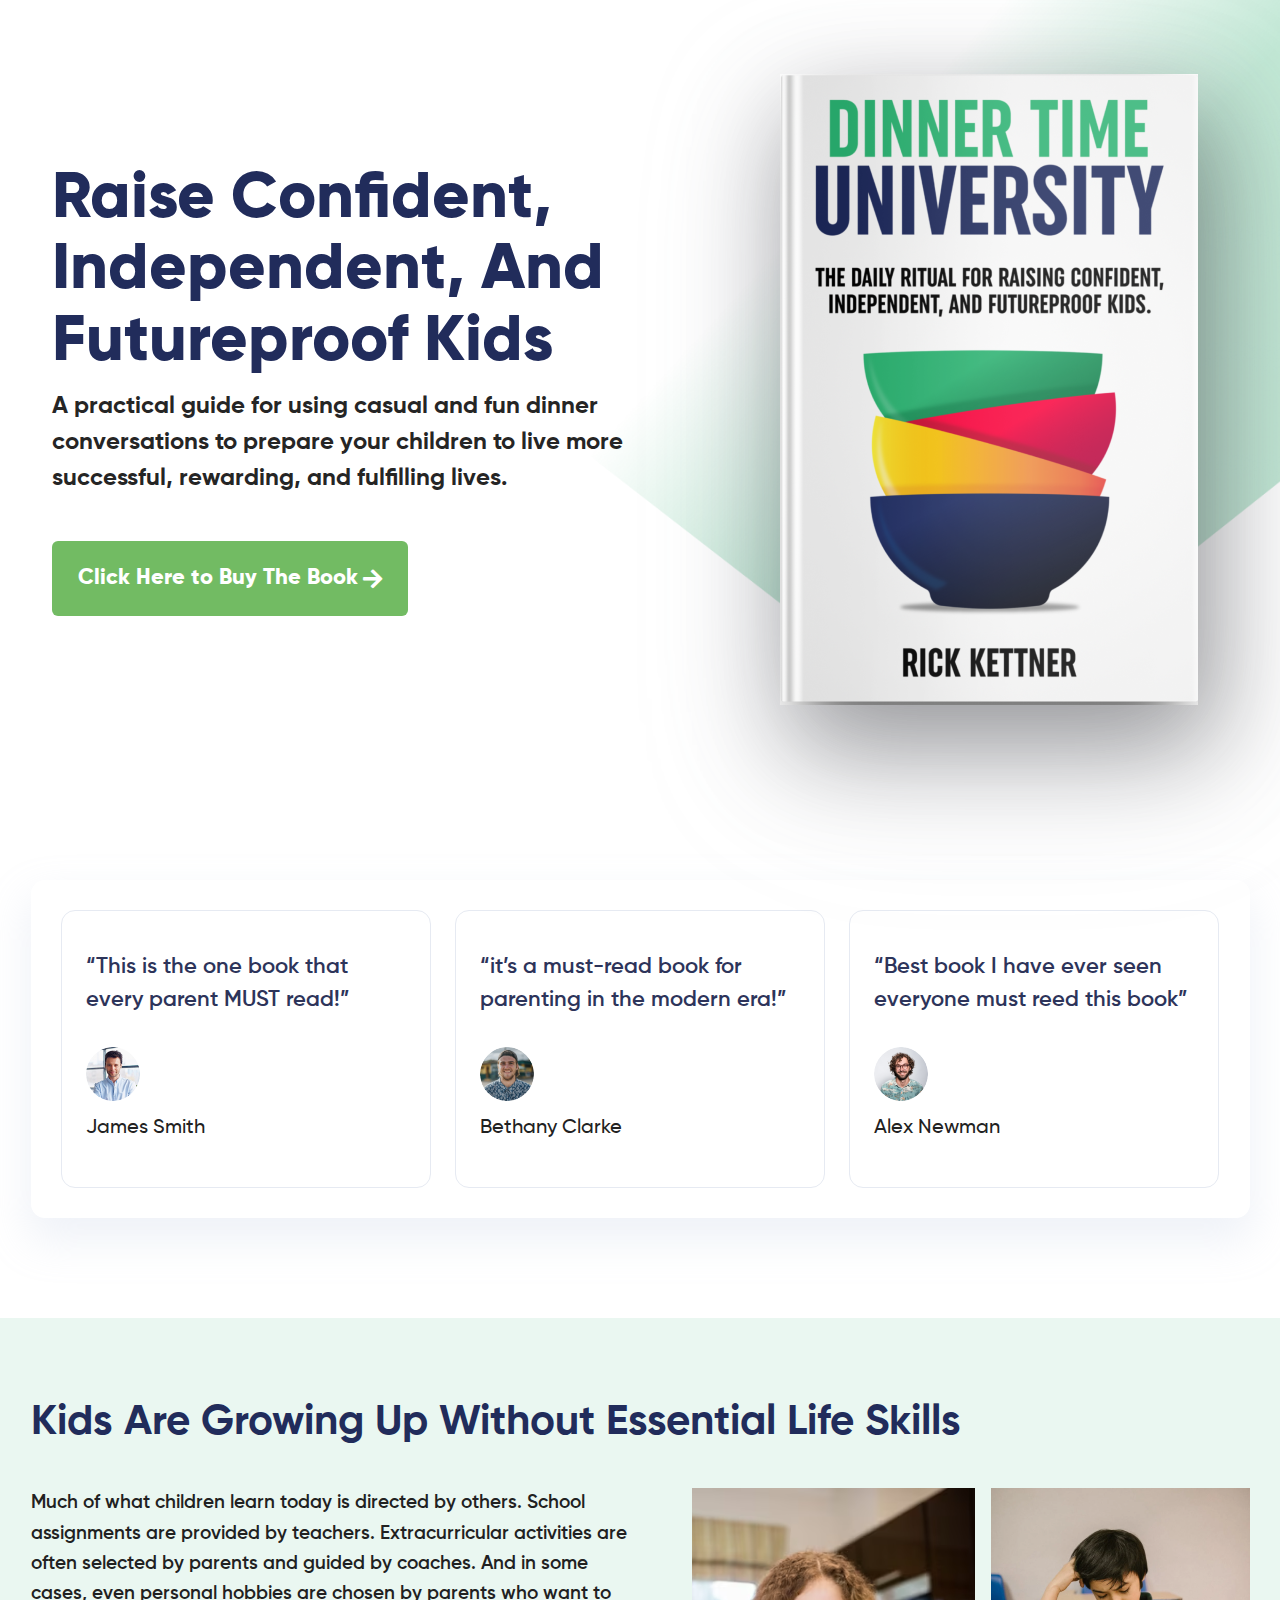
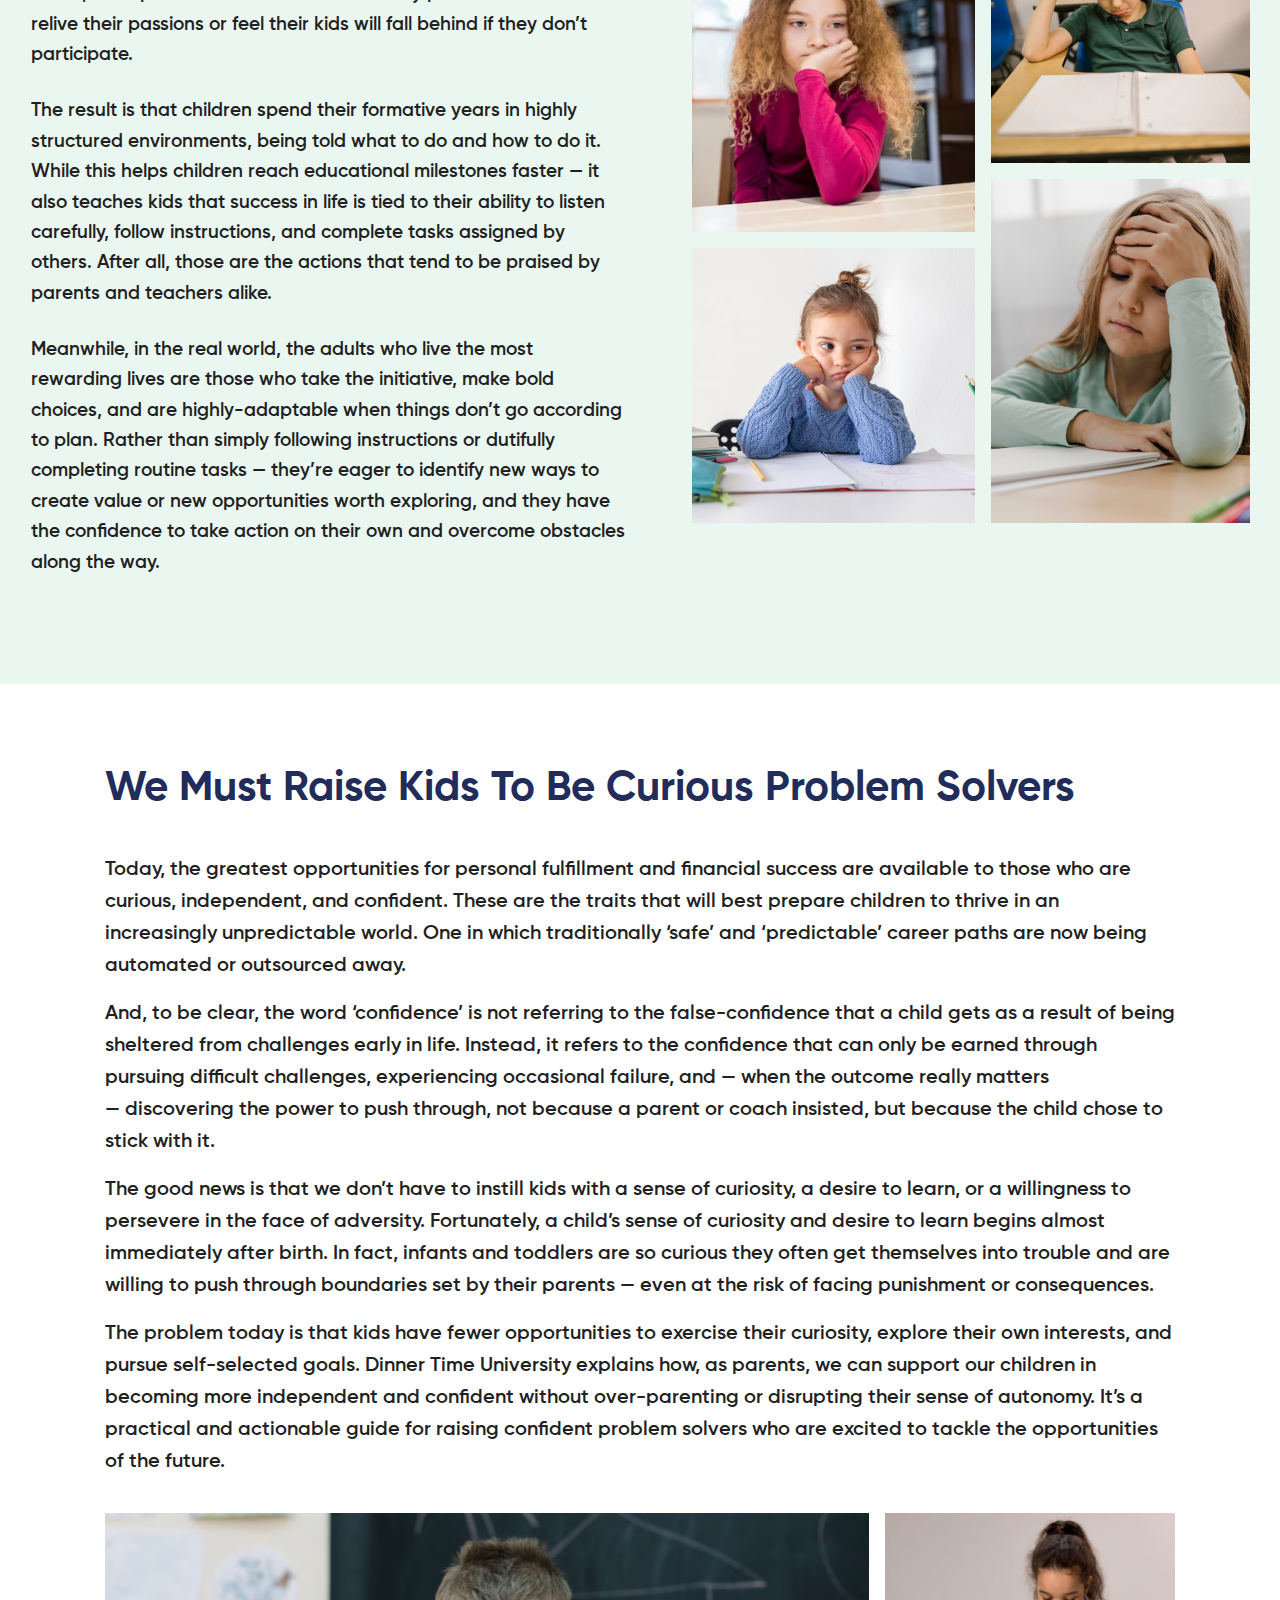
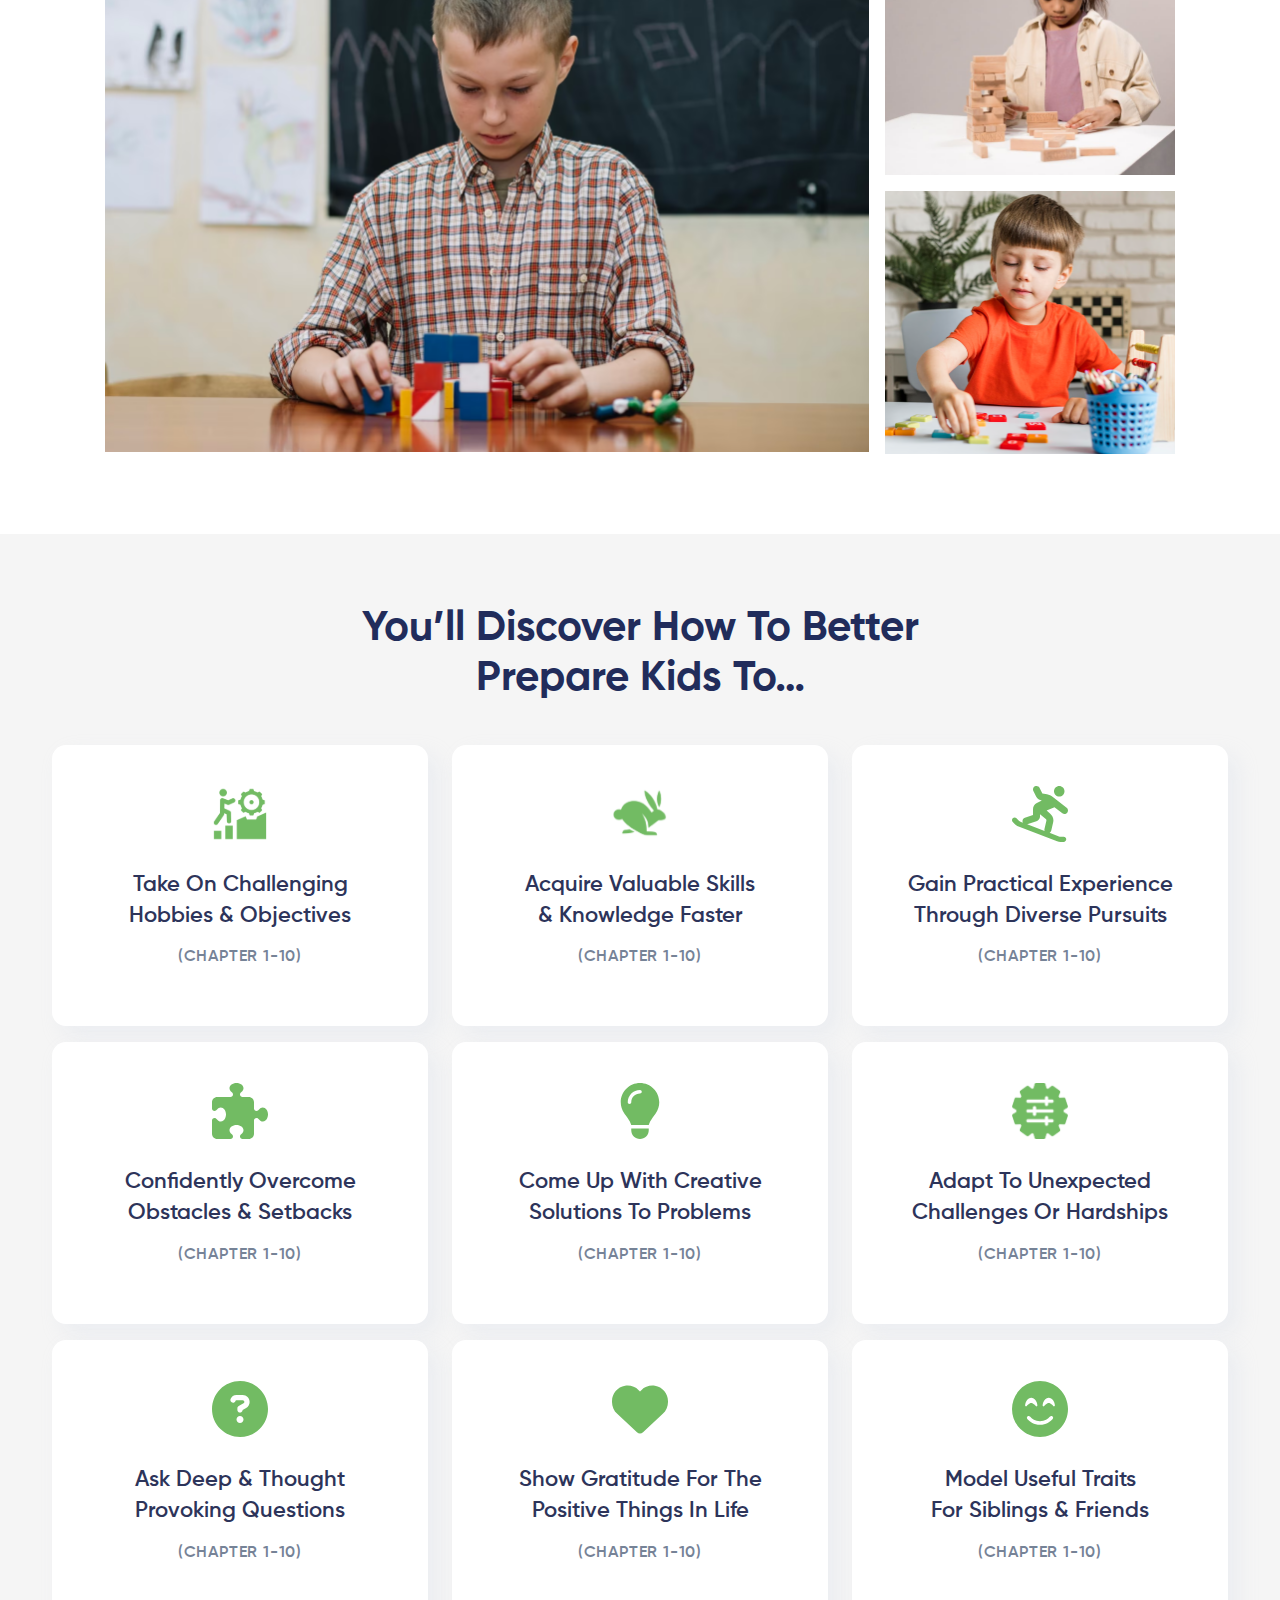
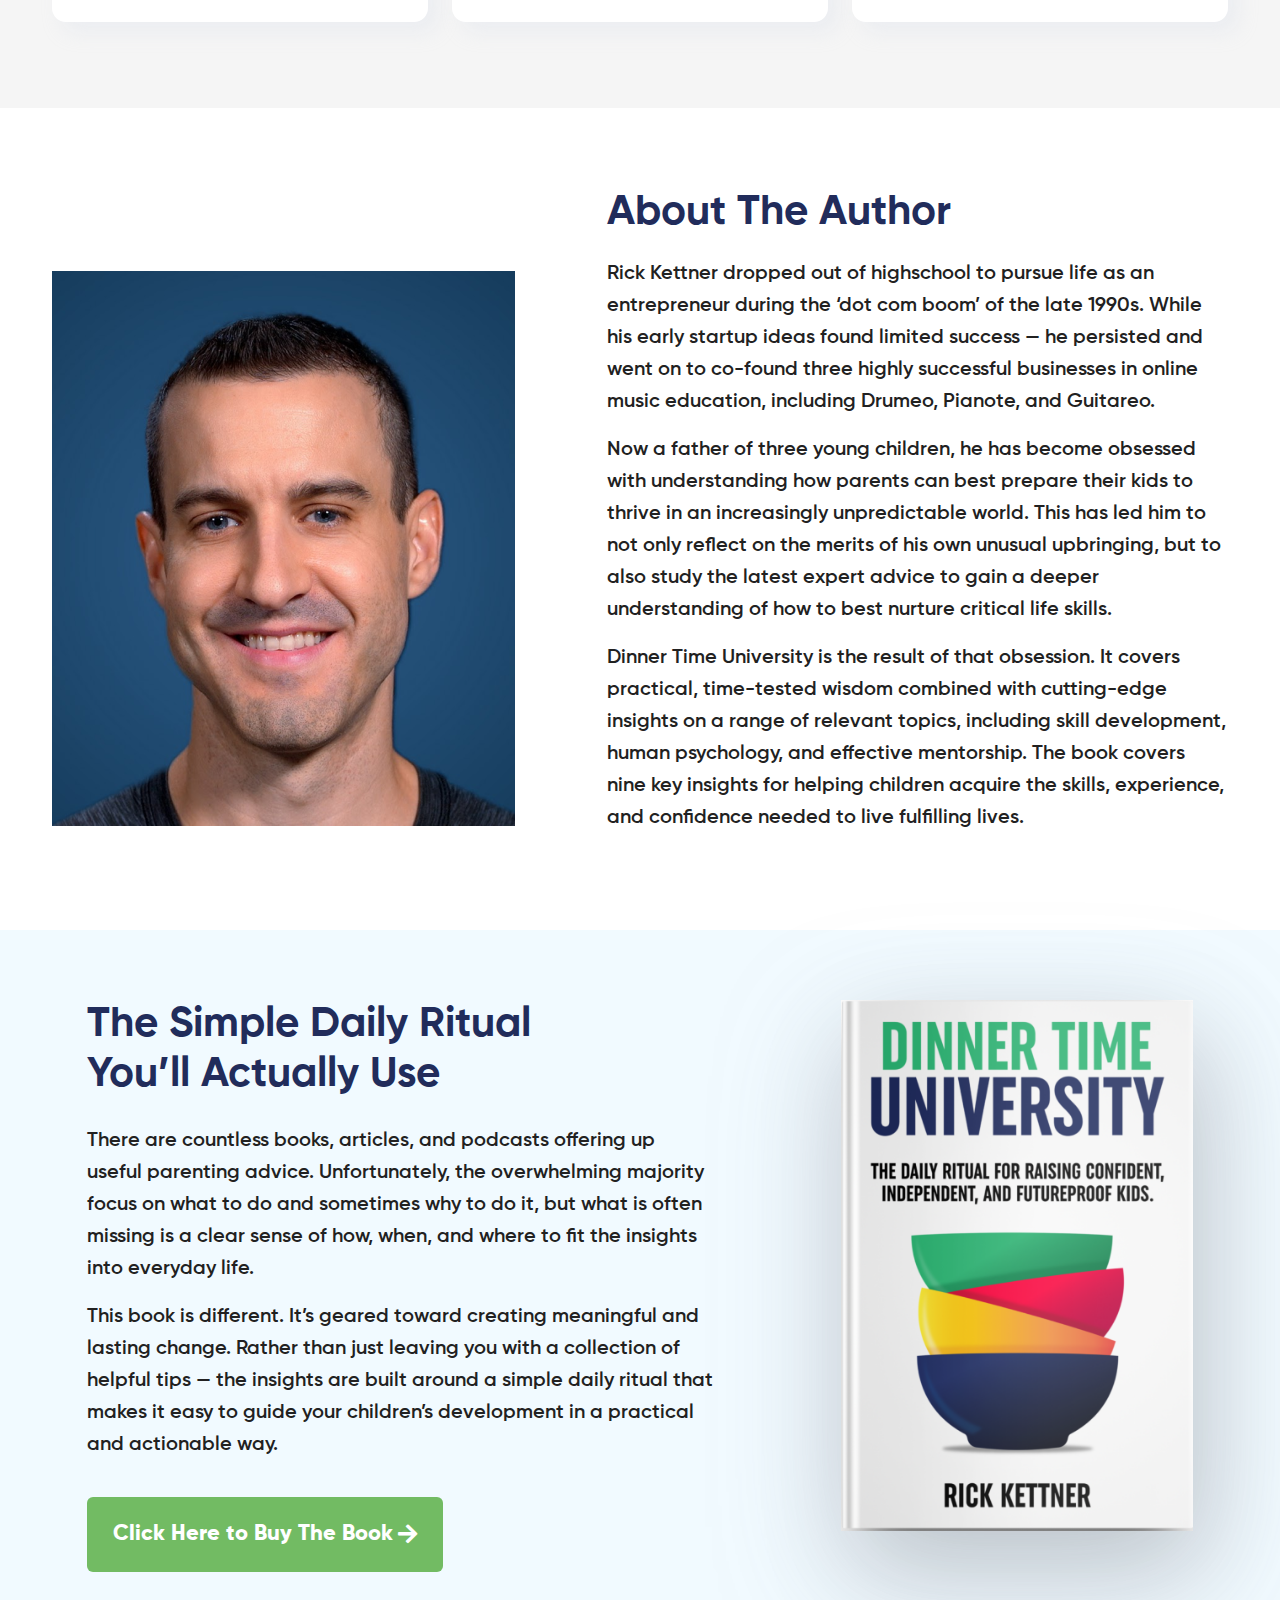
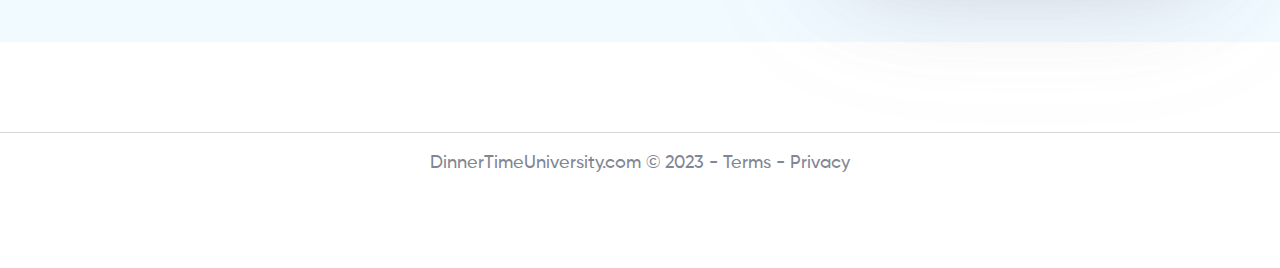
<file: index.html>
<!DOCTYPE html>
<html lang="en">
  <head>
    <!-- Required meta tags -->
    <meta charset="utf-8" />
    <meta name="viewport" content="width=device-width, initial-scale=1" />

    <!-- Bootstrap CSS -->
    <link href="assets/css/bootstrap.min.css" rel="stylesheet" />
    <link href="assets/css/all.min.css" rel="stylesheet" />
    <link href="assets/css/fontawesome.css" rel="stylesheet" />
    <link href="assets/css/owl.carousel.min.css" rel="stylesheet" />
    <link href="assets/css/aos.css" rel="stylesheet" />
    <link href="assets/css/venobox.min.css" rel="stylesheet" />
    <link href="assets/css/style.css" rel="stylesheet" />
    <link href="assets/css/responsive.css" rel="stylesheet" />

    <title>Dinner Time</title>
  </head>

  <body>
    <!--------- Main area start --------->
    <main class="main">
      <!--------- Hero Section start --------->
      <section
        class="hero_section d-flex align-items-center justify-content-center"
      >
        <div class="hero_section-bg">
          <img src="assets/img/hero_bg.png" alt="" />
        </div>
        <div class="container">
          <div class="row align-items-center justify-content-center">
            <div class="col-12 col-lg-6 order-2 order-lg-1">
              <div class="hero_section-right">
                <h1>Raise Confident, Independent, And Futureproof Kids</h1>
                <p>
                  A practical guide for using casual and fun dinner
                  conversations to prepare your children to live more
                  successful, rewarding, and fulfilling lives.
                </p>
                <a href="#" class="link-btn"
                  >Click Here to Buy The Book
                  <i class="fa fa-arrow-right" aria-hidden="true"></i>
                </a>
              </div>
            </div>
            <div class="col-12 col-lg-6 order-1 order-lg-2">
              <div class="hero_section-left">
                <img src="assets/img/hero_thum.png" alt="" />
              </div>
            </div>
          </div>
        </div>
      </section>
      <!--------- Hero Section end --------->

      <!--------- Review Section start --------->

      <section class="review_section">
        <div class="lg-container">
          <div class="review_wrapper">
            <div class="row">
              <div class="col-12 col-md-6 col-lg-4">
                <div class="single_review">
                  <h4>“This is the one book that every parent MUST read!”</h4>
                  <div class="">
                    <img src="assets/img/review-1.png" alt="" />
                    <p>James Smith</p>
                  </div>
                </div>
              </div>
              <div class="col-12 col-md-6 col-lg-4">
                <div class="single_review">
                  <h4>
                    “it’s a must-read book for parenting in the modern era!”
                  </h4>
                  <div class="">
                    <img src="assets/img/review-3.png" alt="" />
                    <p>Bethany Clarke</p>
                  </div>
                </div>
              </div>
              <div class="col-12 col-md-6 col-lg-4">
                <div class="single_review mb-0">
                  <h4>
                    “Best book I have ever seen everyone must reed this book”
                  </h4>
                  <div class="">
                    <img src="assets/img/review-2.png" alt="" />
                    <p>Alex Newman</p>
                  </div>
                </div>
              </div>
            </div>
          </div>
        </div>
      </section>

      <!--------- Review Section end --------->

      <!-- --------- Skills Section start ---------  -->

      <section class="skills_section">
        <div class="lg-container">
          <h2 class="section-title">
            Kids Are Growing Up Without Essential Life Skills
          </h2>

          <div class="row">
            <div class="col-12 col-lg-6">
              <div class="skills_section-left">
                <p>
                  Much of what children learn today is directed by others.
                  School assignments are provided by teachers. Extracurricular
                  activities are often selected by parents and guided by
                  coaches. And in some cases, even personal hobbies are chosen
                  by parents who want to relive their passions or feel their
                  kids will fall behind if they don’t participate.
                </p>
                <p>
                  The result is that children spend their formative years in
                  highly structured environments, being told what to do and how
                  to do it. While this helps children reach educational
                  milestones faster — it also teaches kids that success in life
                  is tied to their ability to listen carefully, follow
                  instructions, and complete tasks assigned by others. After
                  all, those are the actions that tend to be praised by parents
                  and teachers alike.
                </p>
                <p>
                  Meanwhile, in the real world, the adults who live the most
                  rewarding lives are those who take the initiative, make bold
                  choices, and are highly-adaptable when things don’t go
                  according to plan. Rather than simply following instructions
                  or dutifully completing routine tasks — they’re eager to
                  identify new ways to create value or new opportunities worth
                  exploring, and they have the confidence to take action on
                  their own and overcome obstacles along the way.
                </p>
              </div>
            </div>
            <div class="col-12 col-lg-6">
              <div class="skills_section-right">
                <div class="photo-box">
                  <div class="img-column">
                    <div class="photo">
                      <img src="assets/img/skill-kid-1.png" alt="Image 1" />
                    </div>
                    <div class="photo">
                      <img src="assets/img/skill-kid-3.png" alt="Image 3" />
                    </div>
                  </div>

                  <div class="img-column">
                    <div class="photo">
                      <img src="assets/img/skill-kid-2.png" alt="Image 2" />
                    </div>

                    <div class="photo">
                      <img src="assets/img/skill-kid-4.png" alt="Image 4" />
                    </div>
                  </div>
                </div>
              </div>
            </div>
          </div>
        </div>
      </section>
      <!-- --------- Skills Section end ---------  -->

      <!-- --------- Solver Section start ---------  -->
      <section class="solver_section">
        <div class="sm-container">
          <h2 class="section-title">
            We Must Raise Kids To Be Curious Problem Solvers
          </h2>
          <div class="solver_section-description">
            <p>
              Today, the greatest opportunities for personal fulfillment and
              financial success are available to those who are curious,
              independent, and confident. These are the traits that will best
              prepare children to thrive in an increasingly unpredictable world.
              One in which traditionally ‘safe’ and ‘predictable’ career paths
              are now being automated or outsourced away.
            </p>
            <p>
              And, to be clear, the word ‘confidence’ is not referring to the
              false-confidence that a child gets as a result of being sheltered
              from challenges early in life. Instead, it refers to the
              confidence that can only be earned through pursuing difficult
              challenges, experiencing occasional failure, and — when the
              outcome really matters — discovering the power to push through,
              not because a parent or coach insisted, but because the child
              chose to stick with it.
            </p>
            <p>
              The good news is that we don’t have to instill kids with a sense
              of curiosity, a desire to learn, or a willingness to persevere in
              the face of adversity. Fortunately, a child’s sense of curiosity
              and desire to learn begins almost immediately after birth. In
              fact, infants and toddlers are so curious they often get
              themselves into trouble and are willing to push through boundaries
              set by their parents — even at the risk of facing punishment or
              consequences.
            </p>
            <p>
              The problem today is that kids have fewer opportunities to
              exercise their curiosity, explore their own interests, and pursue
              self-selected goals. Dinner Time University explains how, as
              parents, we can support our children in becoming more independent
              and confident without over-parenting or disrupting their sense of
              autonomy. It’s a practical and actionable guide for raising
              confident problem solvers who are excited to tackle the
              opportunities of the future.
            </p>
          </div>

          <div class="solver_section-photo-gallery">
            <div class="img-column">
              <div class="photo">
                <img src="assets/img/solver-1.png" alt="Image 1" />
              </div>
            </div>

            <div class="img-column">
              <div class="photo">
                <img src="assets/img/solver-2.png" alt="Image 2" />
              </div>

              <div class="photo">
                <img src="assets/img/solver-3.png" alt="Image 4" />
              </div>
            </div>
          </div>
        </div>
      </section>

      <!-- --------- Solver Section end ---------  -->

      <!-- --------- discover Section start ---------  -->

      <section class="discover_section">
        <div class="container">
          <h2 class="section-title text-center">
            You’ll Discover How To Better <br />
            Prepare Kids To…
          </h2>
          <div class="row">
            <div class="col-12 col-md-6 col-lg-4">
              <div class="single_card">
                <div class="icon">
                  <img src="assets/img/icons/icon-1.svg" alt="" />
                </div>
                <h4>
                  Take On Challenging <br />
                  Hobbies & Objectives
                </h4>
                <p>(Chapter 1-10)</p>
              </div>
            </div>
            <div class="col-12 col-md-6 col-lg-4">
              <div class="single_card">
                <div class="icon">
                  <img src="assets/img/icons/icon-2.svg" alt="" />
                </div>
                <h4>
                  Acquire Valuable Skills <br />
                  & Knowledge Faster
                </h4>
                <p>(Chapter 1-10)</p>
              </div>
            </div>
            <div class="col-12 col-md-6 col-lg-4">
              <div class="single_card">
                <div class="icon">
                  <img src="assets/img/icons/icon-3.svg" alt="" />
                </div>
                <h4>
                  Gain Practical Experience <br />
                  Through Diverse Pursuits
                </h4>
                <p>(Chapter 1-10)</p>
              </div>
            </div>
            <div class="col-12 col-md-6 col-lg-4">
              <div class="single_card">
                <div class="icon">
                  <img src="assets/img/icons/icon-4.svg" alt="" />
                </div>
                <h4>
                  Confidently Overcome <br />
                  Obstacles & Setbacks
                </h4>
                <p>(Chapter 1-10)</p>
              </div>
            </div>
            <div class="col-12 col-md-6 col-lg-4">
              <div class="single_card">
                <div class="icon">
                  <img src="assets/img/icons/icon-5.svg" alt="" />
                </div>
                <h4>
                  Come Up With Creative <br />
                  Solutions To Problems
                </h4>
                <p>(Chapter 1-10)</p>
              </div>
            </div>
            <div class="col-12 col-md-6 col-lg-4">
              <div class="single_card">
                <div class="icon">
                  <img src="assets/img/icons/icon-6.svg" alt="" />
                </div>
                <h4>
                  Adapt To Unexpected <br />
                  Challenges Or Hardships
                </h4>
                <p>(Chapter 1-10)</p>
              </div>
            </div>
            <div class="col-12 col-md-6 col-lg-4">
              <div class="single_card">
                <div class="icon">
                  <img src="assets/img/icons/icon-7.svg" alt="" />
                </div>
                <h4>
                  Ask Deep & Thought <br />
                  Provoking Questions
                </h4>
                <p>(Chapter 1-10)</p>
              </div>
            </div>
            <div class="col-12 col-md-6 col-lg-4">
              <div class="single_card">
                <div class="icon">
                  <img src="assets/img/icons/icon-8.svg" alt="" />
                </div>
                <h4>
                  Show Gratitude For The <br />
                  Positive Things In Life
                </h4>
                <p>(Chapter 1-10)</p>
              </div>
            </div>
            <div class="col-12 col-md-6 col-lg-4">
              <div class="single_card mb-0">
                <div class="icon">
                  <img src="assets/img/icons/icon-9.svg" alt="" />
                </div>
                <h4>
                  Model Useful Traits <br />
                  For Siblings & Friends
                </h4>
                <p>(Chapter 1-10)</p>
              </div>
            </div>
          </div>
        </div>
      </section>

      <!-- --------- discover Section end ---------  -->

      <!-- --------- About Section start --------- -->

      <section class="about_section">
        <div class="container">
          <div class="row">
            <div class="col-12 col-md-6 col-lg-5">
              <div class="author_img">
                <img src="assets/img/Author.png" alt="" />
              </div>
            </div>
            <div class="col-12 col-md-6 col-lg-7">
              <div class="about_author">
                <h2 class="section-title">About The Author</h2>
                <div class="about_author-description">
                  <p>
                    Rick Kettner dropped out of highschool to pursue life as an
                    entrepreneur during the ‘dot com boom’ of the late 1990s.
                    While his early startup ideas found limited success — he
                    persisted and went on to co-found three highly successful
                    businesses in online music education, including Drumeo,
                    Pianote, and Guitareo.
                  </p>
                  <p>
                    Now a father of three young children, he has become obsessed
                    with understanding how parents can best prepare their kids
                    to thrive in an increasingly unpredictable world. This has
                    led him to not only reflect on the merits of his own unusual
                    upbringing, but to also study the latest expert advice to
                    gain a deeper understanding of how to best nurture critical
                    life skills.
                  </p>
                  <p>
                    Dinner Time University is the result of that obsession. It
                    covers practical, time-tested wisdom combined with
                    cutting-edge insights on a range of relevant topics,
                    including skill development, human psychology, and effective
                    mentorship. The book covers nine key insights for helping
                    children acquire the skills, experience, and confidence
                    needed to live fulfilling lives.
                  </p>
                </div>
              </div>
            </div>
          </div>
        </div>
      </section>
      <!-- --------- About Section end --------- -->

      <!-- --------- Use Section start --------- -->

      <section class="use_section">
        <div class="container">
          <div class="row">
            <div class="col-12 col-md-7 col-lg-7 order-2 order-lg-1">
              <div class="use_section-left">
                <h2 class="section-title">
                  The Simple Daily Ritual <br />
                  You’ll Actually Use
                </h2>
                <div class="use_section-description">
                  <p>
                    There are countless books, articles, and podcasts offering
                    up useful parenting advice. Unfortunately, the overwhelming
                    majority focus on what to do and sometimes why to do it,
                    but what is often missing is a clear sense of how, when, and
                    where to fit the insights into everyday life.
                  </p>
                  <p>
                    This book is different. It’s geared toward creating
                    meaningful and lasting change. Rather than just leaving you
                    with a collection of helpful tips — the insights are built
                    around a simple daily ritual that makes it easy to guide
                    your children’s development in a practical and actionable
                    way.
                  </p>
                </div>
                <a href="#" class="link-btn"
                  >Click Here to Buy The Book
                  <i class="fa fa-arrow-right" aria-hidden="true"></i>
                </a>
              </div>
            </div>
            <div class="col-12 col-md-5 col-lg-5 order-1 order-lg-2">
              <div class="use_section-img">
                <img src="assets/img/hero_thum.png" alt="" />
              </div>
            </div>
          </div>
        </div>
      </section>
      <!-- --------- Use Section end --------- -->
    </main>
    <!--------- Main area end --------->

    <!--------- Footer area start --------->
    <footer>
      <hr />
      <p>DinnerTimeUniversity.com © 2023 - <a href="#">Terms - Privacy</a></p>
    </footer>
    <!--------- Footer area end --------->

    <script src="assets/js/jquery.min.js"></script>
    <script src="assets/js/bootstrap.min.js"></script>
    <script src="assets/js/popper.js"></script>
    <script src="assets/js/owl.carousel.min.js"></script>
    <script src="assets/js/aos.js"></script>
    <script src="assets/js/venobox.min.js"></script>
    <script src="assets/js/main.js"></script>
    <script></script>
  </body>
</html>
</file>
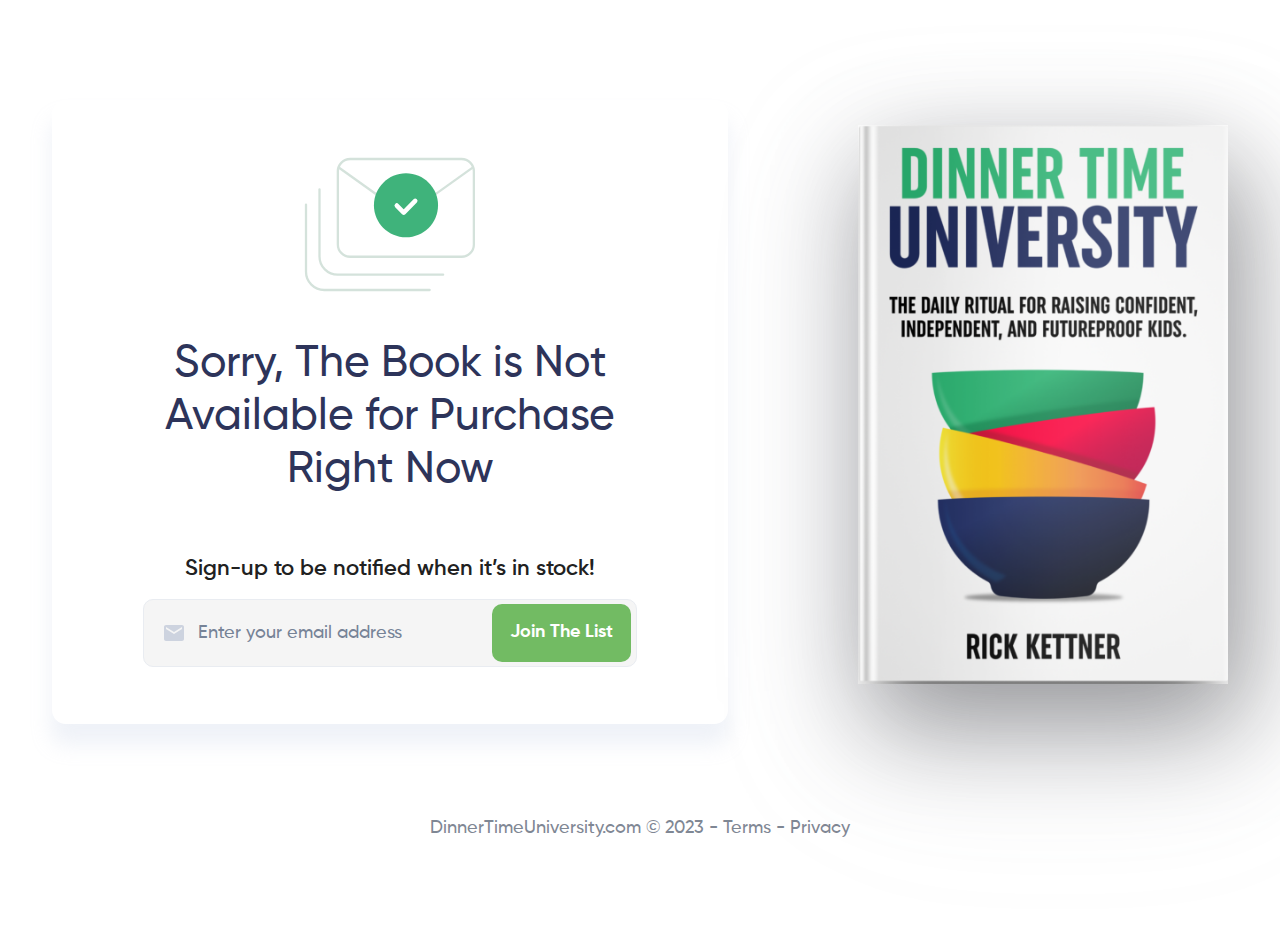
<file: emailSignup.html>
<!DOCTYPE html>
<html lang="en">
  <head>
    <!-- Required meta tags -->
    <meta charset="utf-8" />
    <meta name="viewport" content="width=device-width, initial-scale=1" />

    <!-- Bootstrap CSS -->
    <link href="assets/css/bootstrap.min.css" rel="stylesheet" />
    <link href="assets/css/all.min.css" rel="stylesheet" />
    <link href="assets/css/fontawesome.css" rel="stylesheet" />
    <link href="assets/css/owl.carousel.min.css" rel="stylesheet" />
    <link href="assets/css/aos.css" rel="stylesheet" />
    <link href="assets/css/venobox.min.css" rel="stylesheet" />
    <link href="assets/css/style.css" rel="stylesheet" />
    <link href="assets/css/responsive.css" rel="stylesheet" />

    <title>Dinner Time</title>
  </head>

  <body>
    <!--------- Main area start --------->
    <main>
      <!-- ------Signup_section start------ -->

      <section class="Signup_section">
        <div class="container">
          <div class="row">
            <div class="col-12 col-lg-7">
              <div class="Signup_section-left">
                <div class="mail-icon">
                  <img src="assets/img/icons/Email-icon.svg" alt="" />
                </div>
                <h2>Sorry, The Book is Not Available for Purchase Right Now</h2>
                <p>Sign-up to be notified when it’s in stock!</p>
                <div class="join_box">
                  <div class="d-inline-flex">
                    <img src="assets/img/icons/ic_baseline-email.svg" alt="" />
                    <input
                      type="email"
                      placeholder="Enter your email address"
                    />
                  </div>
                  <button>Join The List</button>
                </div>
              </div>
            </div>
            <div class="col-12 col-lg-5 d-none d-lg-block">
              <div class="Signup_section-right">
                <div class="Signup_section-right-img">
                  <img src="assets/img/hero_thum.png" alt="" />
                </div>
              </div>
            </div>
          </div>
        </div>
      </section>

      <!-- ------Signup_section end------ -->
    </main>
    <!--------- Main area end --------->

    <!--------- Footer area start --------->
    <footer>
      <p>DinnerTimeUniversity.com © 2023 - <a href="#">Terms - Privacy</a></p>
    </footer>
    <!--------- Footer area end --------->

    <script src="assets/js/jquery.min.js"></script>
    <script src="assets/js/bootstrap.min.js"></script>
    <script src="assets/js/popper.js"></script>
    <script src="assets/js/owl.carousel.min.js"></script>
    <script src="assets/js/aos.js"></script>
    <script src="assets/js/venobox.min.js"></script>
    <script src="assets/js/main.js"></script>
    <script></script>
  </body>
</html>
</file>
<file: assets/css/style.css>
/* Base CSS */
/* custom fonts  */

@font-face {
  font-family: "Gilroy";
  src: url("../fonts/Gilroy-Bold.ttf") format("truetype");
  font-weight: 700;
  font-style: normal;
  font-display: swap;
}

@font-face {
  font-family: "Gilroy";
  src: url("../fonts/Gilroy-ExtraBold.ttf") format("truetype");
  font-weight: 800;
  font-style: normal;
  font-display: swap;
}

@font-face {
  font-family: "Gilroy";
  src: url("../fonts/Gilroy-Medium.ttf") format("truetype");
  font-weight: 500;
  font-style: normal;
  font-display: swap;
}

@font-face {
  font-family: "Gilroy";
  src: url("../fonts/Gilroy-Regular.ttf") format("truetype");
  font-weight: 400;
  font-style: normal;
  font-display: swap;
}

@font-face {
  font-family: "Gilroy";
  src: url("../fonts/Gilroy-SemiBold.ttf") format("truetype");
  font-weight: 600;
  font-style: normal;
  font-display: swap;
}

a:focus {
  outline: 0 solid;
}

img {
  max-width: 100%;
  height: auto;
}

h1,
h2,
h3,
h4,
h5,
h6 {
  margin: 0;
  color: #2a3757;
  font-family: "Poppins", sans-serif;
}

body {
  color: #575d66;
  font-weight: 400;
  font-family: "Poppins", sans-serif;
}

.selector-for-some-widget {
  box-sizing: content-box;
}

a:hover {
  text-decoration: none;
}

.container {
  max-width: 1200px;
  width: 100%;
  margin: 0 auto;
}

/*---------------------- Hero Section start ----------------------*/
.hero_section {
  height: 779.87px;
  position: relative;
}

.hero_section-bg {
  position: absolute;
  top: 0;
  right: 0;
  width: 100%;
  height: 100%;
  z-index: -1;
}

.hero_section-bg {
  width: 100%;
  height: 100%;
}

.hero_section .hero_section-right h1 {
  font-family: "Gilroy";
  font-weight: 800;
  font-size: 65px;
  line-height: 110%;
  color: #212c5b;
}

.hero_section .hero_section-right p {
  font-family: "Gilroy";
  font-weight: 700;
  font-size: 24px;
  line-height: 150%;
  color: #252525;
  margin-top: 10px;
  margin-bottom: 45px;
}

.link-btn {
  display: inline-flex;
  align-items: center;
  gap: 5px;
  font-family: "Gilroy";
  font-weight: 800;
  font-size: 22px;
  line-height: 27px;
  color: #ffffff;
  background: #72bb63;
  border-radius: 6px;
  padding: 22px 24px;
  text-decoration: none;
  transition: 0.3s all;
  border: 2px solid transparent;
}

.link-btn:hover {
  color: #72bb63;
  background: #fff;
  border: 2px solid #72bb63;
}

.hero_section .hero_section-left img {
  display: block;
  max-width: 418px;
  width: 100%;
  margin-left: auto;
  margin-right: 30px;
  filter: drop-shadow(17px 40px 50px rgba(0, 0, 0, 0.29))
    drop-shadow(0px 36px 60px rgba(131, 133, 147, 0.36));
}

/*---------------------- Hero Section end ----------------------*/

/* --------- Review Section start ---------  */
.review_section {
  padding: 100px 0;
}

.lg-container {
  max-width: 1251px;
  width: 100%;
  margin: 0 auto;
}

.review_section .review_wrapper {
  background: #ffffff;
  box-shadow: 0px 20px 40px 3px rgba(193, 203, 226, 0.25);
  border-radius: 14px;
  padding: 30px;
}

.review_section .single_review {
  border: 1px solid #e6eaf2;
  border-radius: 14px;
  padding: 0 24px;
  padding-top: 40px;
  padding-bottom: 31px;
}

.review_section .single_review h4 {
  font-family: "Gilroy";
  font-weight: 600;
  font-size: 22px;
  line-height: 150%;

  color: #2d345a;
  margin-bottom: 30px;
}

.review_section .single_review img {
  width: 54px;
  height: 54px;
  border-radius: 50%;
}

.review_section .single_review p {
  font-family: "Gilroy";
  font-weight: 500;
  font-size: 20px;
  line-height: 120%;
  color: #212121;
  margin-top: 15px;
}
/* --------- Review Section End --------- */

/* --------- Skills Section start --------- */

.skills_section {
  background: #eaf7f1;
  padding: 80px 0;
}

.section-title {
  font-family: "Gilroy";
  font-weight: 700;
  font-size: 42px;
  line-height: 120%;
  color: #212c5b;
  margin-bottom: 40px;
}

.skills_section .skills_section-left p {
  font-family: "Gilroy";
  font-weight: 600;
  font-size: 19px;
  line-height: 160%;
  color: #212121;
  margin-bottom: 1.6rem;
}

.skills_section .skills_section-right {
  width: max-content;
  margin-left: auto;
}

.skills_section .skills_section-right .photo-box {
  display: flex;
  gap: 16px;
}
.skills_section .skills_section-right .img-column {
  display: flex;
  flex-direction: column;
  gap: 16px;
}

.skills_section .skills_section-right .img-column img {
  width: 100%;
  height: 100%;
  object-fit: cover;
}

/* --------- Skills Section end --------- */

/* --------- Solver Section start --------- */

.solver_section {
  padding: 80px 0;
}

.sm-container {
  max-width: 1070px;
  width: 100%;
  margin: 0 auto;
}

.solver_section p {
  font-family: "Gilroy";
  font-weight: 600;
  font-size: 20px;
  line-height: 160%;
  color: #212121;
}

.solver_section .solver_section-photo-gallery {
  margin-top: 35px;
  display: flex;
  gap: 16px;
}
.solver_section .img-column {
  display: flex;
  flex-direction: column;
  gap: 16px;
}

.solver_section .img-column img {
  width: 100%;
  height: 100%;
  object-fit: cover;
}
/* --------- Solver Section end ---------  */

/* --------- discover Section start --------- */

.discover_section {
  padding: 70px 0;
  background: #f5f5f5;
}

.discover_section .single_card {
  padding: 41px;
  background: #ffffff;
  box-shadow: 10px 10px 20px rgba(208, 217, 231, 0.25);
  border-radius: 14px;
}

.discover_section .single_card .icon {
  width: 56px;
  height: 56px;
  margin: 0 auto;
}

.discover_section .single_card .icon img {
  height: 100%;
  width: 100%;
}

.discover_section .single_card h4 {
  font-family: "Gilroy";
  font-weight: 600;
  font-size: 22px;
  line-height: 140%;
  text-align: center;
  color: #2d345a;
  margin-top: 28px;
  margin-bottom: 14px;
}

.discover_section .single_card p {
  font-family: "Gilroy";
  font-weight: 600;
  font-size: 16px;
  line-height: 150%;
  text-align: center;
  letter-spacing: 0.05em;
  text-transform: uppercase;
  color: #768397;
}

/* --------- discover Section end --------- */

/* --------- About Section start --------- */

.about_section {
  padding: 80px 0;
}

.about_section .section-title {
  margin-bottom: 20px;
}

.about_section .author_img {
  margin-top: 83px;
}

.about_section .about_author {
  padding-left: 55px;
}

.about_section .about_author p {
  font-family: "Gilroy";
  font-weight: 600;
  font-size: 20px;
  line-height: 160%;
  color: #212121;
}

/* --------- About Section end -------- */

/* --------- Use Section start --------- */
.use_section {
  padding: 70px 0;
  background: #f1faff;
}

.use_section .use_section-left {
  margin-left: 35px;
}

.use_section .section-title {
  margin-bottom: 24px;
}

.use_section .use_section-description {
  max-width: 627px;
  width: 100%;
}

.use_section .use_section-description p {
  font-family: "Gilroy";
  font-style: normal;
  font-weight: 600;
  font-size: 20px;
  line-height: 160%;
  color: #212121;
}

.use_section .link-btn {
  margin-top: 20px;
}

.use_section .use_section-img {
  max-width: 351.89px;
  width: 100%;
  margin-left: auto;
  margin-right: 35px;
}

.use_section .use_section-img img {
  width: 100%;
  filter: drop-shadow(17px 40px 50px rgba(0, 0, 0, 0.11))
    drop-shadow(0px 36px 60px rgba(131, 133, 147, 0.28));
}

/* --------- Use Section end --------- */

/* ------Signup_section start------  */

.Signup_section {
  padding-top: 100px;
}

.Signup_section .Signup_section-left {
  text-align: center;
  padding: 57px 91px;
  background: #ffffff;
  box-shadow: 0px 20px 20px 1px rgba(193, 203, 226, 0.25);
  border-radius: 14px;
}

.Signup_section .Signup_section-left h2 {
  font-family: "Gilroy";
  font-weight: 500;
  font-size: 44px;
  line-height: 120%;
  text-align: center;
  color: #2d345a;
  margin-top: 46px;
  margin-bottom: 60px;
}

.Signup_section .Signup_section-left p {
  font-family: "Gilroy";
  font-weight: 600;
  font-size: 22px;
  line-height: 120%;
  color: #212121;
}

.Signup_section .Signup_section-left .join_box {
  display: flex;
  align-items: center;
  justify-content: space-between;
  max-width: 515px;
  width: 100%;
  height: 68px;
  background: #f5f5f5;
  border: 1px solid #e9ecf1;
  border-radius: 10px;
  padding-left: 18px;
  margin: 0 auto;
}

.Signup_section .Signup_section-left .join_box img {
  margin-right: 10px;
}

.Signup_section .Signup_section-left .join_box input {
  height: 60px;
  border: none;
  background: #f5f5f5;
  width: 87%;
}

.Signup_section .Signup_section-left .join_box input:focus {
  outline: none;
}

.Signup_section .Signup_section-left .join_box input::placeholder {
  font-family: "Gilroy";
  font-weight: 500;
  font-size: 18px;
  line-height: 120%;
  color: #768397;
}

.Signup_section .Signup_section-left .join_box button {
  flex-shrink: 0;
  font-family: "Gilroy";
  font-weight: 700;
  font-size: 18px;
  line-height: 120%;
  text-align: center;
  color: #ffffff;
  padding: 18px;
  border-radius: 10px;
  border: none;
  background: #72bb63;
  margin-right: 5px;
}

.Signup_section .Signup_section-right .Signup_section-right-img {
  max-width: 370px;
  width: 100%;
  margin-left: auto;
}

.Signup_section .Signup_section-right .Signup_section-right-img img {
  max-width: 370px;
  width: 100%;
  filter: drop-shadow(17px 40px 50px rgba(0, 0, 0, 0.29))
    drop-shadow(0px 36px 60px rgba(131, 133, 147, 0.36));
  margin-top: 25px;
}

/* ------Signup_section end------  */

/* --------- Footer area start --------- */

footer {
  margin: 90px 0;
}

footer p {
  font-family: "Gilroy";
  text-align: center;
  font-weight: 500;
  font-size: 18px;
  line-height: 160%;
  text-align: center;
  color: #7f8794;
}

footer a {
  text-decoration: none;
  color: #7f8794;
}

/* --------- Footer area end --------- */
</file>
<file: assets/css/responsive.css>
@media (min-width: 1400px) {
  .discover_section .single_card {
    margin-bottom: 1rem;
  }
}

@media (min-width: 320px) and (max-width: 1400px) {
  .lg-container {
    /* max-width: 1251px; */
    margin: 0 auto;
    padding: 0 1rem;
  }

  .discover_section .single_card {
    margin-bottom: 1rem;
  }
}

@media (min-width: 320px) and (max-width: 1200px) {
  /*---------------------- Hero Section start ----------------------*/
  .hero_section {
    height: auto;
    position: relative;
  }

  .hero_section-bg {
    position: absolute;
    top: 0;
    right: 0;
    width: 100%;
    height: 100%;
    z-index: -1;
  }

  .hero_section-bg {
    width: 100%;
    height: 100%;
  }

  .hero_section {
    padding-top: 50px;
  }

  .hero_section .hero_section-right h1 {
    font-size: 50px;
  }

  .hero_section .hero_section-right p {
    font-size: 22px;
    line-height: 150%;
    margin-top: 10px;
    margin-bottom: 35px;
  }

  .link-btn {
    font-size: 20px;
    line-height: 1.5;
    border-radius: 6px;
    padding: 15px 19px;
  }

  .hero_section .hero_section-left img {
    display: block;
    /* max-width: 418px; */
    max-width: 318px;
    width: 100%;
    margin: 0 auto;
    margin-top: 30px;
  }

  /*---------------------- Hero Section end ----------------------*/

  /* --------- Review Section start ---------  */
  .review_section {
    padding: 50px 0;
  }

  .lg-container {
    /* max-width: 1251px; */
    margin: 0 auto;
    padding: 0 1rem;
  }

  .review_section .single_review {
    /* height: 100%; */
    border: 1px solid #e6eaf2;
    border-radius: 14px;
    padding: 0 24px;
    /* padding-top: 40px; */
    padding-top: 30px;
    /* padding-bottom: 31px; */
    padding-bottom: 21px;
  }

  .review_section .single_review h4 {
    font-family: "Gilroy";
    font-weight: 600;
    /* font-size: 22px; */
    font-size: 18px;

    line-height: 150%;

    color: #2d345a;
    /* margin-bottom: 30px; */
    margin-bottom: 20px;
  }

  .review_section .single_review {
    margin-bottom: 1rem;
  }

  .review_section .single_review p {
    /* font-size: 20px; */
    font-size: 16px;
  }
  /* --------- Review Section End --------- */

  /* --------- Skills Section start --------- */

  .skills_section {
    padding: 40px 0;
  }

  .section-title {
    /* font-size: 42px */
    font-size: 34px;
    line-height: 120%;
    margin-bottom: 20px;
    /* text-align: center; */
  }

  .skills_section .skills_section-left p {
    /* font-size: 19px; */
    font-size: 16px;
    line-height: 160%;
    margin-bottom: 1rem;
  }

  .skills_section .skills_section-right {
    /* width: max-content; */
    /* margin-left: auto; */
    width: 100%;
    margin: 0 auto;
  }

  .skills_section .skills_section-right .photo-box {
    display: flex;
    /* gap: 16px; */
    gap: 14px;
  }
  .skills_section .skills_section-right .img-column {
    display: flex;
    flex-direction: column;
    /* gap: 16px; */
    gap: 14px;
  }

  /* --------- Skills Section end --------- */

  /* --------- Solver Section start --------- */

  .solver_section {
    /* padding: 80px 0; */
    padding: 50px 0;
  }

  .sm-container {
    max-width: 1070px;
    padding: 0 1rem;
  }

  .solver_section p {
    /* font-size: 20px; */
    font-size: 1rem;
    margin-bottom: 1rem;
  }

  .solver_section .solver_section-photo-gallery {
    /* margin-top: 35px; */
    margin-top: 25px;

    display: flex;
    /* gap: 16px; */
    gap: 14px;
  }
  .solver_section .img-column {
    /* gap: 16px; */
    gap: 14px;
  }

  /* --------- Solver Section end ---------  */

  /* --------- discover Section start --------- */

  .discover_section {
    /* padding: 70px 0; */
    padding: 40px 0;
  }

  .discover_section .single_card {
    padding: 41px;
    margin-bottom: 1rem;
  }

  .discover_section .single_card h4 {
    /* font-size: 22px; */
    font-size: 18px;
    /* margin-top: 28px; */
    margin-top: 20px;
    margin-bottom: 14px;
  }

  /* --------- discover Section end --------- */

  /* --------- About Section start --------- */

  .about_section {
    /* padding: 80px 0; */
    padding: 50px 0;
  }

  .about_section .section-title {
    margin-top: 20px;
    margin-bottom: 20px;
  }

  .about_section .author_img {
    /* margin-top: 83px; */
    margin-top: 53px;

    width: 100%;
    /* width: max-content; */
    /* margin: 0 auto; */
  }

  .about_section .about_author {
    /* padding-left: 55px; */
    padding-left: 0px;
  }

  .about_section .about_author p {
    /* font-size: 20px; */
    font-size: 1rem;
    margin-bottom: 1rem;
  }

  /* --------- About Section end -------- */

  /* --------- Use Section start --------- */
  .use_section {
    /* padding: 70px 0; */
    padding: 40px 0;
  }

  .use_section .use_section-left {
    /* margin-left: 35px; */
    margin-left: 0px;
  }

  .use_section .section-title {
    margin-bottom: 24px;
  }

  .use_section .use_section-description {
    max-width: 627px;
    width: 100%;
  }

  .use_section .use_section-description p {
    /* font-size: 20px; */
    font-size: 1rem;
  }

  .use_section .link-btn {
    /* margin-top: 20px; */
    margin-top: 10px;
  }

  .use_section .use_section-img {
    max-width: 251.89px;
    width: 100%;
    /* margin-left: auto;
    margin-right: 35px; */
    margin: 0 auto;
    margin-top: 30px;
  }

  /* --------- Use Section end --------- */

  /* --------- Footer area start --------- */

  footer {
    /* margin: 90px 0; */
    margin: 30px 0;
  }

  footer p {
    font-size: 18px;
    line-height: 160%;
  }

  /* --------- Footer area end --------- */
}

@media (min-width: 320px) and (max-width: 992px) {
  .hero_section .hero_section-left img {
    display: block;
    /* max-width: 418px; */
    max-width: 318px;
    width: 100%;
    margin: 0 auto;
    margin-bottom: 40px;
  }

  .use_section .use_section-img {
    max-width: 351.89px;
    width: 100%;
    /* margin-left: auto;
    margin-right: 35px; */
    margin: 0 auto;
    margin-bottom: 40px;
  }

  /* ------Signup_section start------  */

  .Signup_section {
    padding-top: 80px;
  }

  .Signup_section .Signup_section-left {
    text-align: center;
    padding: 57px 91px;
    background: #ffffff;
    box-shadow: 0px 20px 20px 1px rgba(193, 203, 226, 0.25);
    border-radius: 14px;
  }

  .Signup_section .Signup_section-left h2 {
    font-family: "Gilroy";
    font-weight: 500;
    font-size: 34px;
    line-height: 120%;
    text-align: center;
    color: #2d345a;
    margin-top: 36px;
    margin-bottom: 40px;
  }

  .Signup_section .Signup_section-left p {
    font-family: "Gilroy";
    font-weight: 600;
    font-size: 19px;
    line-height: 120%;
    color: #212121;
  }

  .Signup_section .Signup_section-left .join_box {
    display: flex;
    align-items: center;
    justify-content: space-between;
    max-width: 515px;
    width: 100%;
    height: 60px;
    background: #f5f5f5;
    border: 1px solid #e9ecf1;
    border-radius: 10px;
    padding-left: 15px;
    margin: 0 auto;
  }

  .Signup_section .Signup_section-left .join_box img {
    margin-right: 8px;
  }

  .Signup_section .Signup_section-left .join_box input {
    height: 55px;
    border: none;
    background: #f5f5f5;
    width: 85%;
  }

  .Signup_section .Signup_section-left .join_box input:focus {
    outline: none;
  }

  .Signup_section .Signup_section-left .join_box input::placeholder {
    font-family: "Gilroy";
    font-weight: 500;
    font-size: 16px;
    line-height: 120%;
    color: #768397;
  }

  .Signup_section .Signup_section-left .join_box button {
    flex-shrink: 0;
    font-family: "Gilroy";
    font-weight: 700;
    font-size: 16px;
    line-height: 120%;
    text-align: center;
    color: #ffffff;
    padding: 14px;
    border-radius: 10px;
    border: none;
    background: #72bb63;
    margin-right: 5px;
  }

  .Signup_section .Signup_section-right .Signup_section-right-img {
    max-width: 340px;
    width: 100%;
    margin-left: auto;
  }

  .Signup_section .Signup_section-right .Signup_section-right-img img {
    max-width: 340px;
    width: 100%;
    filter: drop-shadow(17px 40px 50px rgba(0, 0, 0, 0.29))
      drop-shadow(0px 36px 60px rgba(131, 133, 147, 0.36));
    margin-top: 15px;
  }
}

@media (min-width: 320px) and (max-width: 767px) {
  .container {
    padding: 0 1rem;
  }

  /*---------------------- Hero Section start ----------------------*/
  .hero_section {
    height: auto;
    position: relative;
  }

  .hero_section-bg {
    position: absolute;
    top: 0;
    right: 0;
    width: 100%;
    height: 100%;
    z-index: -1;
  }

  .hero_section-bg {
    width: 100%;
    height: 100%;
  }

  .hero_section {
    padding-top: 50px;
  }

  .hero_section .hero_section-right h1 {
    font-size: 42px;
  }

  .hero_section .hero_section-right p {
    font-size: 20px;
    line-height: 150%;
    margin-top: 10px;
    margin-bottom: 35px;
  }

  .link-btn {
    font-size: 18px;
    line-height: 1.5;
    border-radius: 6px;
    padding: 12px 14px;
  }

  .hero_section .hero_section-left img {
    display: block;
    /* max-width: 418px; */
    max-width: 318px;
    width: 100%;
    margin: 0 auto;
    margin-bottom: 30px;
  }

  /*---------------------- Hero Section end ----------------------*/

  /* --------- Review Section start ---------  */
  .review_section {
    padding: 50px 0;
  }

  .lg-container {
    /* max-width: 1251px; */
    margin: 0 auto;
    padding: 0 1rem;
  }

  .review_section .single_review {
    border: 1px solid #e6eaf2;
    border-radius: 14px;
    padding: 0 24px;
    /* padding-top: 40px; */
    padding-top: 30px;
    /* padding-bottom: 31px; */
    padding-bottom: 21px;
    margin-bottom: 1rem;
  }

  .review_section .single_review h4 {
    font-family: "Gilroy";
    font-weight: 600;
    /* font-size: 22px; */
    font-size: 18px;

    line-height: 150%;

    color: #2d345a;
    /* margin-bottom: 30px; */
    margin-bottom: 20px;
  }

  .review_section .single_review {
    margin-bottom: 1rem;
  }

  .review_section .single_review p {
    /* font-size: 20px; */
    font-size: 16px;
  }
  /* --------- Review Section End --------- */

  /* --------- Skills Section start --------- */

  .skills_section {
    padding: 40px 0;
  }

  .section-title {
    /* font-size: 42px */
    font-size: 30px;
    line-height: 120%;
    margin-bottom: 20px;
    text-align: center;
  }

  .skills_section .skills_section-left p {
    /* font-size: 19px; */
    font-size: 16px;
    line-height: 160%;
    margin-bottom: 1rem;
  }

  .skills_section .skills_section-right {
    width: max-content;
    /* margin-left: auto; */
    /* width: 100%; */
    margin: 0 auto;
  }

  .skills_section .skills_section-right .photo-box {
    display: flex;
    /* gap: 16px; */
    gap: 14px;
  }
  .skills_section .skills_section-right .img-column {
    display: flex;
    flex-direction: column;
    /* gap: 16px; */
    gap: 14px;
  }

  /* --------- Skills Section end --------- */

  /* --------- Solver Section start --------- */

  .solver_section {
    /* padding: 80px 0; */
    padding: 50px 0;
  }

  .sm-container {
    max-width: 1070px;
    padding: 0 1rem;
  }

  .solver_section p {
    /* font-size: 20px; */
    font-size: 1rem;
    margin-bottom: 1rem;
  }

  .solver_section .solver_section-photo-gallery {
    /* margin-top: 35px; */
    margin-top: 25px;

    display: flex;
    /* gap: 16px; */
    gap: 14px;
  }
  .solver_section .img-column {
    /* gap: 16px; */
    gap: 14px;
  }

  /* --------- Solver Section end ---------  */

  /* --------- discover Section start --------- */

  .discover_section {
    /* padding: 70px 0; */
    padding: 40px 0;
  }

  .discover_section .single_card {
    padding: 41px;
    margin-bottom: 1rem;
  }

  .discover_section .single_card h4 {
    /* font-size: 22px; */
    font-size: 18px;
    /* margin-top: 28px; */
    margin-top: 20px;
    margin-bottom: 14px;
  }

  /* --------- discover Section end --------- */

  /* --------- About Section start --------- */

  .about_section {
    /* padding: 80px 0; */
    padding: 50px 0;
  }

  .about_section .section-title {
    margin-top: 20px;
    margin-bottom: 20px;
  }

  .about_section .author_img {
    /* margin-top: 83px; */
    /* width: 100%; */
    width: max-content;
    margin: 0 auto;
  }

  .about_section .about_author {
    /* padding-left: 55px; */
    padding-left: 0px;
  }

  .about_section .about_author p {
    /* font-size: 20px; */
    font-size: 1rem;
    margin-bottom: 1rem;
  }

  /* --------- About Section end -------- */

  /* --------- Use Section start --------- */
  .use_section {
    /* padding: 70px 0; */
    padding: 40px 0;
  }

  .use_section .use_section-left {
    /* margin-left: 35px; */
    margin-left: 0px;
  }

  .use_section .section-title {
    margin-bottom: 24px;
  }

  .use_section .use_section-description {
    max-width: 627px;
    width: 100%;
  }

  .use_section .use_section-description p {
    /* font-size: 20px; */
    font-size: 1rem;
  }

  .use_section .link-btn {
    /* margin-top: 20px; */
    margin-top: 10px;
  }

  .use_section .use_section-img {
    max-width: 351.89px;
    width: 100%;
    /* margin-left: auto;
    margin-right: 35px; */
    margin: 0 auto;
    margin-bottom: 30px;
  }

  /* --------- Use Section end --------- */

  .hero_section .hero_section-left img {
    display: block;
    /* max-width: 418px; */
    max-width: 318px;
    width: 100%;
    margin: 0 auto;
    margin-bottom: 40px;
  }

  .use_section .use_section-img {
    max-width: 351.89px;
    width: 100%;
    /* margin-left: auto;
    margin-right: 35px; */
    margin: 0 auto;
    margin-bottom: 40px;
  }

  /* ------Signup_section start------  */

  .Signup_section {
    padding-top: 50px;
  }

  .Signup_section .Signup_section-left {
    text-align: center;
    padding: 57px 91px;
    background: #ffffff;
    box-shadow: 0px 20px 20px 1px rgba(193, 203, 226, 0.25);
    border-radius: 14px;
  }

  .Signup_section .Signup_section-left h2 {
    font-family: "Gilroy";
    font-weight: 500;
    font-size: 26px;
    line-height: 120%;
    text-align: center;
    color: #2d345a;
    margin-top: 36px;
    margin-bottom: 40px;
  }

  .Signup_section .Signup_section-left p {
    font-family: "Gilroy";
    font-weight: 600;
    font-size: 16px;
    line-height: 120%;
    color: #212121;
  }

  .Signup_section .Signup_section-left .join_box {
    display: flex;
    align-items: center;
    justify-content: space-between;
    max-width: 515px;
    width: 100%;
    height: 55px;
    background: #f5f5f5;
    border: 1px solid #e9ecf1;
    border-radius: 10px;
    padding-left: 15px;
    margin: 0 auto;
  }

  .Signup_section .Signup_section-left .join_box img {
    margin-right: 8px;
  }

  .Signup_section .Signup_section-left .join_box input {
    height: 50px;
    border: none;
    background: #f5f5f5;
    width: 85%;
  }

  .Signup_section .Signup_section-left .join_box input:focus {
    outline: none;
  }

  .Signup_section .Signup_section-left .join_box input::placeholder {
    font-family: "Gilroy";
    font-weight: 500;
    font-size: 16px;
    line-height: 120%;
    color: #768397;
  }

  .Signup_section .Signup_section-left .join_box button {
    flex-shrink: 0;
    font-family: "Gilroy";
    font-weight: 700;
    font-size: 16px;
    line-height: 120%;
    text-align: center;
    color: #ffffff;
    padding: 14px;
    border-radius: 10px;
    border: none;
    background: #72bb63;
    margin-right: 3px;
  }

  /* --------- Footer area start --------- */

  footer {
    /* margin: 90px 0; */
    margin: 30px 0;
  }

  footer p {
    font-size: 18px;
    line-height: 160%;
  }

  /* --------- Footer area end --------- */
}

@media (min-width: 320px) and (max-width: 575px) {
  .container {
    padding: 0 1rem;
  }

  /*---------------------- Hero Section start ----------------------*/
  .hero_section {
    height: auto;
    position: relative;
  }

  .hero_section-bg {
    position: absolute;
    top: 0;
    right: 0;
    width: 100%;
    height: 100%;
    z-index: -1;
  }

  .hero_section-bg {
    width: 100%;
    height: 100%;
  }

  .hero_section {
    padding-top: 50px;
  }

  .hero_section .hero_section-right h1 {
    font-size: 40px;
  }

  .hero_section .hero_section-right p {
    font-size: 18px;
    line-height: 150%;
    margin-top: 10px;
    margin-bottom: 35px;
  }

  .link-btn {
    font-size: 18px;
    line-height: 1.5;
    border-radius: 6px;
    padding: 12px 14px;
  }

  .hero_section .hero_section-left img {
    display: block;
    /* max-width: 418px; */
    max-width: 318px;
    width: 100%;
    margin: 0 auto;
    margin-bottom: 30px;
  }

  /*---------------------- Hero Section end ----------------------*/

  /* --------- Review Section start ---------  */
  .review_section {
    padding: 50px 0;
  }

  .lg-container {
    /* max-width: 1251px; */
    margin: 0 auto;
    padding: 0 1rem;
  }

  .review_section .single_review {
    border: 1px solid #e6eaf2;
    border-radius: 14px;
    padding: 0 24px;
    /* padding-top: 40px; */
    padding-top: 30px;
    /* padding-bottom: 31px; */
    padding-bottom: 21px;
    margin-bottom: 1rem;
  }

  .review_section .single_review h4 {
    font-family: "Gilroy";
    font-weight: 600;
    /* font-size: 22px; */
    font-size: 18px;

    line-height: 150%;

    color: #2d345a;
    /* margin-bottom: 30px; */
    margin-bottom: 20px;
  }

  .review_section .single_review {
    margin-bottom: 1rem;
  }

  .review_section .single_review p {
    /* font-size: 20px; */
    font-size: 16px;
  }
  /* --------- Review Section End --------- */

  /* --------- Skills Section start --------- */

  .skills_section {
    padding: 40px 0;
  }

  .section-title {
    /* font-size: 42px */
    font-size: 30px;
    line-height: 120%;
    margin-bottom: 20px;
    text-align: center;
  }

  .skills_section .skills_section-left p {
    /* font-size: 19px; */
    font-size: 16px;
    line-height: 160%;
    margin-bottom: 1rem;
  }

  .skills_section .skills_section-right {
    /* width: max-content; */
    /* margin-left: auto; */
    width: 100%;
  }

  .skills_section .skills_section-right .photo-box {
    display: flex;
    /* gap: 16px; */
    gap: 14px;
  }
  .skills_section .skills_section-right .img-column {
    display: flex;
    flex-direction: column;
    /* gap: 16px; */
    gap: 14px;
  }

  /* --------- Skills Section end --------- */

  /* --------- Solver Section start --------- */

  .solver_section {
    /* padding: 80px 0; */
    padding: 50px 0;
  }

  .sm-container {
    max-width: 1070px;
    padding: 0 1rem;
  }

  .solver_section p {
    /* font-size: 20px; */
    font-size: 1rem;
    margin-bottom: 1rem;
  }

  .solver_section .solver_section-photo-gallery {
    /* margin-top: 35px; */
    margin-top: 25px;

    display: flex;
    /* gap: 16px; */
    gap: 14px;
  }
  .solver_section .img-column {
    /* gap: 16px; */
    gap: 14px;
  }

  /* --------- Solver Section end ---------  */

  /* --------- discover Section start --------- */

  .discover_section {
    /* padding: 70px 0; */
    padding: 40px 0;
  }

  .discover_section .single_card {
    padding: 41px;
    margin-bottom: 1rem;
  }

  .discover_section .single_card h4 {
    /* font-size: 22px; */
    font-size: 18px;
    /* margin-top: 28px; */
    margin-top: 20px;
    margin-bottom: 14px;
  }

  /* --------- discover Section end --------- */

  /* --------- About Section start --------- */

  .about_section {
    /* padding: 80px 0; */
    padding: 50px 0;
  }

  .about_section .section-title {
    margin-top: 20px;
    margin-bottom: 20px;
  }

  .about_section .author_img {
    /* margin-top: 83px; */
    width: 90%;
    margin: 0 auto;
  }

  .about_section .about_author {
    /* padding-left: 55px; */
    padding-left: 0px;
  }

  .about_section .about_author p {
    /* font-size: 20px; */
    font-size: 1rem;
    margin-bottom: 1rem;
  }

  /* --------- About Section end -------- */

  /* --------- Use Section start --------- */
  .use_section {
    /* padding: 70px 0; */
    padding: 40px 0;
  }

  .use_section .use_section-left {
    /* margin-left: 35px; */
    margin-left: 0px;
  }

  .use_section .section-title {
    margin-bottom: 24px;
  }

  .use_section .use_section-description {
    max-width: 627px;
    width: 100%;
  }

  .use_section .use_section-description p {
    /* font-size: 20px; */
    font-size: 1rem;
  }

  .use_section .link-btn {
    /* margin-top: 20px; */
    margin-top: 10px;
  }

  .use_section .use_section-img {
    max-width: 351.89px;
    width: 100%;
    /* margin-left: auto;
    margin-right: 35px; */
    margin: 0 auto;
    margin-bottom: 30px;
  }

  /* --------- Use Section end --------- */

  /* ------Signup_section start------  */

  .Signup_section {
    padding-top: 50px;
  }

  .Signup_section .Signup_section-left {
    text-align: center;
    padding: 50px;
    background: #ffffff;
    box-shadow: 0px 20px 20px 1px rgba(193, 203, 226, 0.25);
    border-radius: 14px;
  }

  .Signup_section .Signup_section-left h2 {
    font-family: "Gilroy";
    font-weight: 500;
    font-size: 22px;
    line-height: 120%;
    text-align: center;
    color: #2d345a;
    margin-top: 24px;
    margin-bottom: 30px;
  }

  .Signup_section .Signup_section-left p {
    font-family: "Gilroy";
    font-weight: 600;
    font-size: 16px;
    line-height: 120%;
    color: #212121;
  }

  .Signup_section .Signup_section-left .join_box {
    display: flex;
    align-items: center;
    justify-content: space-between;
    max-width: 100%;
    width: 100%;
    height: 52px;
    background: #f5f5f5;
    border: 1px solid #e9ecf1;
    border-radius: 10px;
    padding-left: 15px;
    margin: 0 auto;
  }

  .Signup_section .Signup_section-left .join_box img {
    margin-right: 8px;
  }

  .Signup_section .Signup_section-left .join_box input {
    height: 48px;
    border: none;
    background: #f5f5f5;
    width: 85%;
  }

  .Signup_section .Signup_section-left .join_box input:focus {
    outline: none;
  }

  .Signup_section .Signup_section-left .join_box input::placeholder {
    font-family: "Gilroy";
    font-weight: 500;
    font-size: 14px;
    line-height: 120%;
    color: #768397;
  }

  .Signup_section .Signup_section-left .join_box button {
    flex-shrink: 0;
    font-family: "Gilroy";
    font-weight: 700;
    font-size: 15px;
    line-height: 120%;
    text-align: center;
    color: #ffffff;
    padding: 12px;
    border-radius: 10px;
    border: none;
    background: #72bb63;
    margin-right: 3px;
  }

  /* --------- Footer area start --------- */

  footer {
    /* margin: 90px 0; */
    margin: 30px 0;
  }

  footer p {
    font-size: 18px;
    line-height: 160%;
  }

  /* --------- Footer area end --------- */
}
</file>
